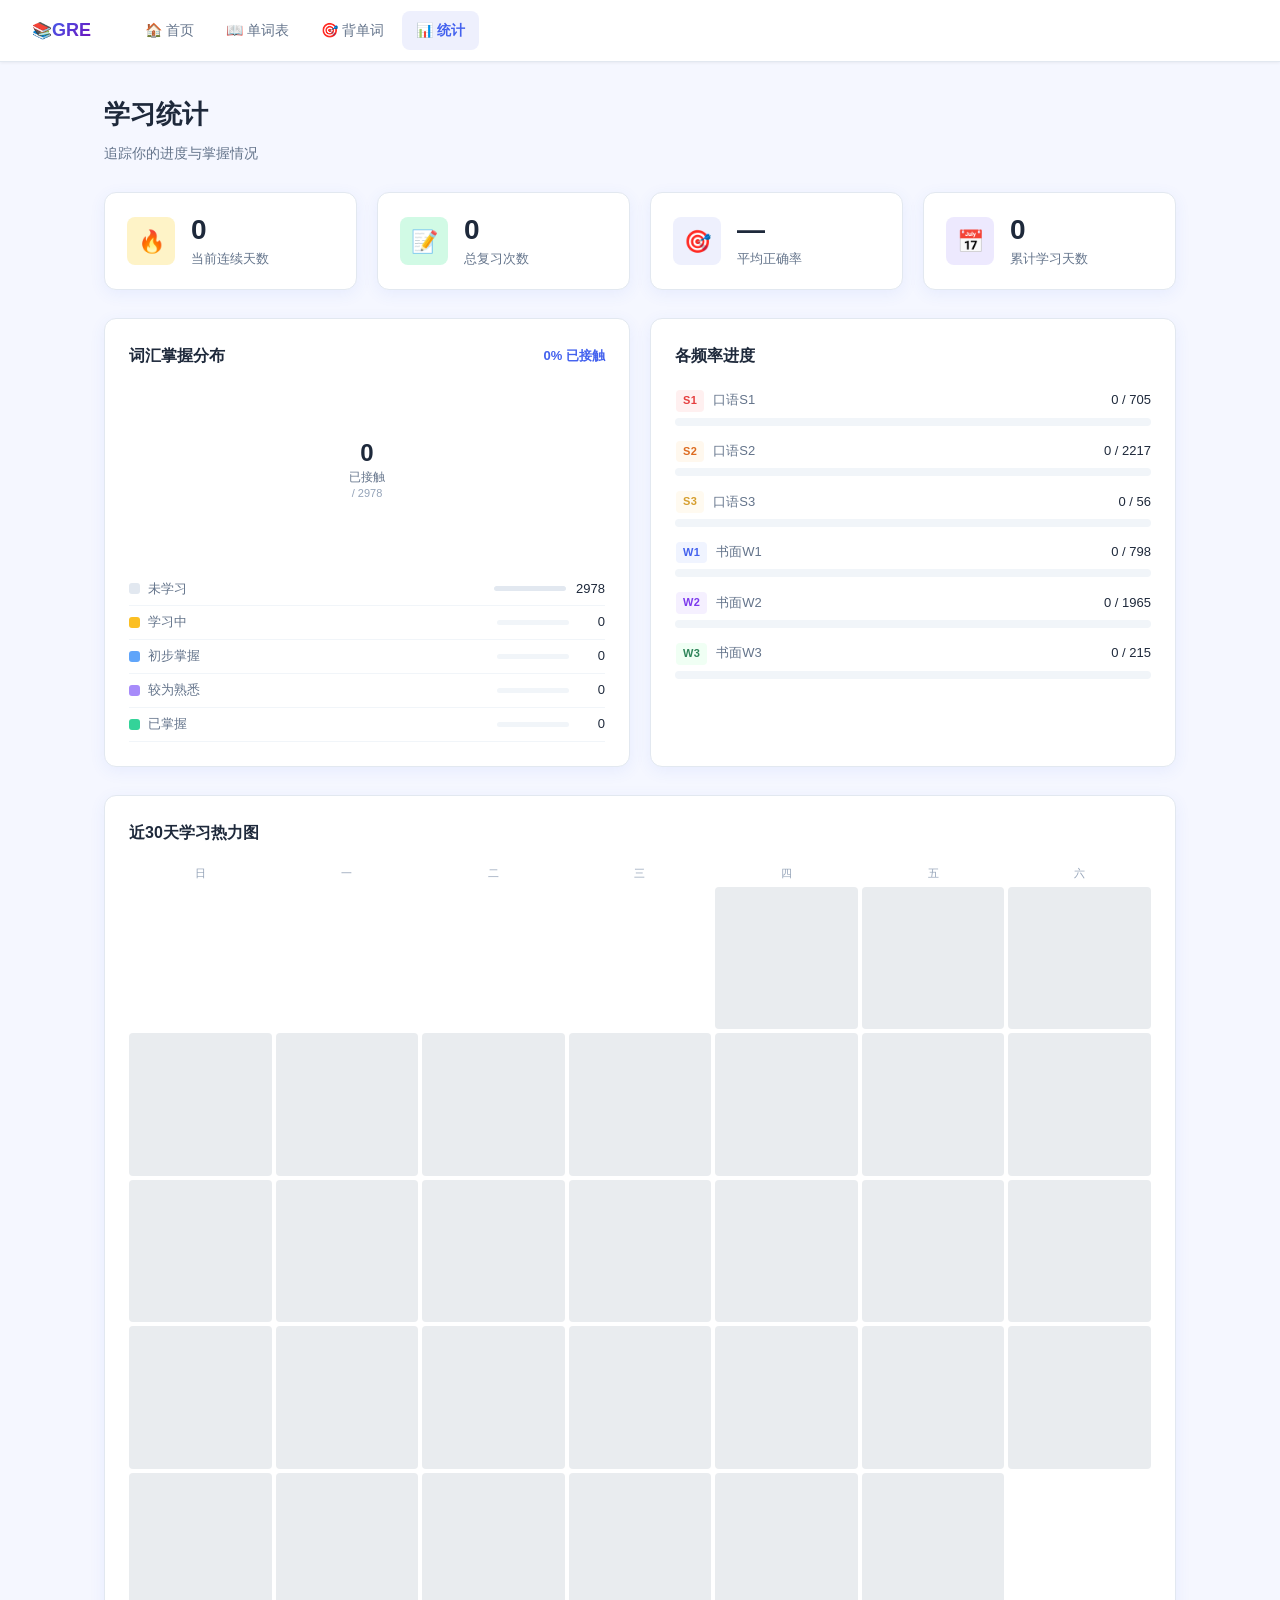
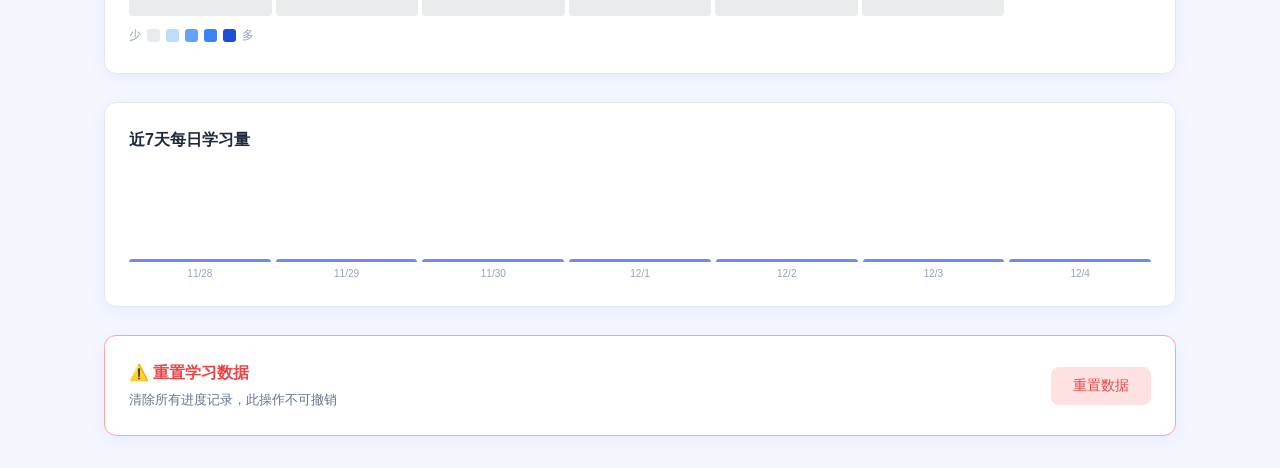
<file: stats.html>
<!DOCTYPE html>
<html lang="zh-CN">
<head>
  <meta charset="UTF-8">
  <meta name="viewport" content="width=device-width, initial-scale=1.0">
  <title>学习统计 · GRE</title>
  <link rel="stylesheet" href="style.css">
  <style>
    /* 热力图 */
    .heatmap {
      display: grid;
      grid-template-columns: repeat(7, 1fr);
      gap: 4px;
    }
    .hm-cell {
      aspect-ratio: 1;
      border-radius: 4px;
      position: relative;
      cursor: default;
      transition: transform .15s;
    }
    .hm-cell:hover { transform:scale(1.2); z-index:2; }
    .hm-cell[title]:hover::after {
      content: attr(title);
      position:absolute; bottom:calc(100% + 6px); left:50%;
      transform:translateX(-50%);
      background:var(--text); color:#fff;
      padding:4px 10px; border-radius:6px; font-size:12px;
      white-space:nowrap; z-index:100; pointer-events:none;
    }

    /* 柱状图 */
    .bar-chart { display:flex; align-items:flex-end; gap:5px; height:110px; }
    .bc-col    { flex:1; display:flex; flex-direction:column; align-items:center; justify-content:flex-end; }
    .bc-bar    { width:100%; min-height:3px; background:var(--primary); border-radius:4px 4px 0 0; opacity:.75; transition:height .4s ease; }
    .bc-bar:hover { opacity:1; }
    .bc-val    { font-size:10px; color:var(--text-muted); margin-bottom:3px; }
    .bc-label  { font-size:10px; color:var(--text-muted); margin-top:4px; white-space:nowrap; }

    /* 频率进度 */
    .fp-row { margin-bottom:14px; }
    .fp-top { display:flex; justify-content:space-between; align-items:center; margin-bottom:5px; font-size:13px; }
  </style>
</head>
<body>

<nav class="navbar">📚
  <a href="index.html" class="nav-brand">GRE</a>
  <ul class="nav-menu">
    <li><a href="index.html">🏠 首页</a></li>
    <li><a href="wordlist.html">📖 单词表</a></li>
    <li><a href="study.html">🎯 背单词</a></li>
    <li><a href="stats.html">📊 统计</a></li>
  </ul>
</nav>

<div class="container">
  <div class="page-header">
    <h1 class="page-title">学习统计</h1>
    <p class="page-subtitle">追踪你的进度与掌握情况</p>
  </div>

  <!-- 顶部数字 -->
  <div class="grid grid-4" style="margin-bottom:28px;">
    <div class="stat-card">
      <div class="stat-icon" style="background:var(--warning-light);">🔥</div>
      <div><div class="stat-value" id="st-streak">0</div><div class="stat-label">当前连续天数</div></div>
    </div>
    <div class="stat-card">
      <div class="stat-icon" style="background:var(--success-light);">📝</div>
      <div><div class="stat-value" id="st-reviews">0</div><div class="stat-label">总复习次数</div></div>
    </div>
    <div class="stat-card">
      <div class="stat-icon" style="background:var(--primary-light);">🎯</div>
      <div><div class="stat-value" id="st-acc">0%</div><div class="stat-label">平均正确率</div></div>
    </div>
    <div class="stat-card">
      <div class="stat-icon" style="background:var(--purple-light);">📅</div>
      <div><div class="stat-value" id="st-days">0</div><div class="stat-label">累计学习天数</div></div>
    </div>
  </div>

  <div class="grid grid-2" style="margin-bottom:28px;">

    <!-- 掌握情况 -->
    <div class="card">
      <div class="card-header">
        <span class="card-title">词汇掌握分布</span>
        <span id="prog-pct" style="font-size:13px;color:var(--primary);font-weight:600;"></span>
      </div>

      <!-- SVG 环形图 -->
      <div style="text-align:center;margin-bottom:16px;">
        <svg id="donut-svg" width="160" height="160" viewBox="0 0 160 160"></svg>
      </div>

      <div id="mastery-legend"></div>
    </div>

    <!-- 频率分布 -->
    <div class="card">
      <div class="card-header"><span class="card-title">各频率进度</span></div>
      <div id="freq-bars"></div>
    </div>

  </div>

  <!-- 热力图 -->
  <div class="card" style="margin-bottom:28px;">
    <div class="card-header"><span class="card-title">近30天学习热力图</span></div>
    <div style="overflow-x:auto;padding-bottom:4px;">
      <div style="min-width:360px;">
        <div id="hm-days" style="display:grid;grid-template-columns:repeat(7,1fr);gap:4px;margin-bottom:4px;"></div>
        <div class="heatmap" id="heatmap"></div>
        <div style="display:flex;align-items:center;gap:6px;margin-top:10px;font-size:12px;color:var(--text-muted);">
          少
          <div style="width:13px;height:13px;border-radius:3px;background:#e9ecef;"></div>
          <div style="width:13px;height:13px;border-radius:3px;background:#bfdbfe;"></div>
          <div style="width:13px;height:13px;border-radius:3px;background:#60a5fa;"></div>
          <div style="width:13px;height:13px;border-radius:3px;background:#3b82f6;"></div>
          <div style="width:13px;height:13px;border-radius:3px;background:#1d4ed8;"></div>
          多
        </div>
      </div>
    </div>
  </div>

  <!-- 近7天柱状图 -->
  <div class="card" style="margin-bottom:28px;">
    <div class="card-header"><span class="card-title">近7天每日学习量</span></div>
    <div class="bar-chart" id="bar-chart"></div>
  </div>

  <!-- 危险区 -->
  <div class="card" style="border-color:#fca5a5;">
    <div style="display:flex;align-items:center;justify-content:space-between;flex-wrap:wrap;gap:12px;">
      <div>
        <div style="font-weight:600;color:var(--danger);margin-bottom:4px;">⚠️ 重置学习数据</div>
        <div style="font-size:13px;color:var(--text-secondary);">清除所有进度记录，此操作不可撤销</div>
      </div>
      <button class="btn" style="background:var(--danger-light);color:var(--danger);" onclick="resetAll()">重置数据</button>
    </div>
  </div>

</div>

<div id="toast-container" class="toast-container"></div>
<script src="words.js"></script>
<script src="utils.js"></script>
<script>
function renderAll() {
  const stats  = Progress.getStats(WORD_LIST);
  const streak = Streak.get();
  const hist   = History.getAll();
  const prg    = Progress.getAll();

  // 顶部数字
  document.getElementById('st-streak').textContent = streak.count;
  document.getElementById('st-days').textContent   = hist.length;

  const totalRev = Object.values(prg).reduce((s,c) => s+(c.totalReviews||0), 0);
  const totalOk  = Object.values(prg).reduce((s,c) => s+(c.correctReviews||0), 0);
  document.getElementById('st-reviews').textContent = totalRev;
  document.getElementById('st-acc').textContent = totalRev ? Math.round(totalOk/totalRev*100)+'%' : '—';

  const pct = stats.total ? Math.round(stats.studied/stats.total*100) : 0;
  document.getElementById('prog-pct').textContent = pct + '% 已接触';

  // 环形图
  drawDonut(stats);

  // 频率进度
  drawFreqBars(prg);

  // 热力图
  drawHeatmap();

  // 柱状图
  drawBarChart();
}

function drawDonut(stats) {
  const levels = [
    { label:'未学习',   n:stats.new,      c:'#e2e8f0' },
    { label:'学习中',   n:stats.learning, c:'#fbbf24' },
    { label:'初步掌握', n:stats.young,    c:'#60a5fa' },
    { label:'较为熟悉', n:stats.mature,   c:'#a78bfa' },
    { label:'已掌握',   n:stats.master,   c:'#34d399' }
  ];
  const cx=80,cy=80,R=66,r=44, total=stats.total||1;
  let ang = -Math.PI/2;
  let paths = '';

  levels.forEach(lv => {
    if (!lv.n) return;
    const da  = lv.n/total * Math.PI*2;
    const ea  = ang+da;
    const la  = da>Math.PI?1:0;
    const x1=cx+R*Math.cos(ang), y1=cy+R*Math.sin(ang);
    const x2=cx+R*Math.cos(ea),  y2=cy+R*Math.sin(ea);
    const ix1=cx+r*Math.cos(ea), iy1=cy+r*Math.sin(ea);
    const ix2=cx+r*Math.cos(ang),iy2=cy+r*Math.sin(ang);
    paths += `<path d="M${x1} ${y1} A${R} ${R} 0 ${la} 1 ${x2} ${y2} L${ix1} ${iy1} A${r} ${r} 0 ${la} 0 ${ix2} ${iy2}Z" fill="${lv.c}" opacity=".9"/>`;
    ang = ea;
  });

  document.getElementById('donut-svg').innerHTML = `
    ${paths}
    <circle cx="${cx}" cy="${cy}" r="${r-5}" fill="white"/>
    <text x="${cx}" y="${cy-8}"  text-anchor="middle" font-size="24" font-weight="700" fill="#1e293b">${stats.studied}</text>
    <text x="${cx}" y="${cy+12}" text-anchor="middle" font-size="12" fill="#64748b">已接触</text>
    <text x="${cx}" y="${cy+28}" text-anchor="middle" font-size="11" fill="#94a3b8">/ ${stats.total}</text>
  `;

  document.getElementById('mastery-legend').innerHTML = levels.map(lv => {
    const w = stats.total ? Math.round(lv.n/stats.total*100) : 0;
    return `
      <div style="display:flex;align-items:center;justify-content:space-between;padding:6px 0;border-bottom:1px solid var(--border-light);">
        <div style="display:flex;align-items:center;gap:8px;">
          <div style="width:11px;height:11px;border-radius:3px;background:${lv.c};"></div>
          <span style="font-size:13px;color:var(--text-secondary);">${lv.label}</span>
        </div>
        <div style="display:flex;align-items:center;gap:10px;">
          <div style="width:72px;height:5px;background:var(--border-light);border-radius:100px;overflow:hidden;">
            <div style="height:100%;width:${w}%;background:${lv.c};border-radius:100px;"></div>
          </div>
          <span style="font-size:13px;font-weight:500;min-width:26px;text-align:right;">${lv.n}</span>
        </div>
      </div>`;
  }).join('');
}

function drawFreqBars(prg) {
  const groups = [
    { key:'S1', label:'口语S1', c:'#ef4444' },
    { key:'S2', label:'口语S2', c:'#f97316' },
    { key:'S3', label:'口语S3', c:'#eab308' },
    { key:'W1', label:'书面W1', c:'#4361ee' },
    { key:'W2', label:'书面W2', c:'#8b5cf6' },
    { key:'W3', label:'书面W3', c:'#10b981' }
  ];
  let html = '';
  groups.forEach(g => {
    const ws = WORD_LIST.filter(w => w.frequency.includes(g.key));
    if (!ws.length) return;
    const done = ws.filter(w => prg[w.id]?.totalReviews > 0).length;
    const pct  = Math.round(done/ws.length*100);
    html += `
      <div class="fp-row">
        <div class="fp-top">
          <div style="display:flex;align-items:center;gap:8px;">
            <span class="freq-tag freq-${g.key.toLowerCase()}">${g.key}</span>
            <span style="color:var(--text-secondary);">${g.label}</span>
          </div>
          <span style="font-weight:500;">${done} / ${ws.length}</span>
        </div>
        <div class="progress">
          <div class="progress-bar" style="width:${pct}%;background:${g.c};"></div>
        </div>
      </div>`;
  });
  document.getElementById('freq-bars').innerHTML = html || '<p style="color:var(--text-muted);font-size:13px;">暂无词频数据</p>';
}

function drawHeatmap() {
  const data = History.getLast(30);
  const days = ['日','一','二','三','四','五','六'];
  document.getElementById('hm-days').innerHTML =
    days.map(d=>`<div style="text-align:center;font-size:11px;color:var(--text-muted);">${d}</div>`).join('');

  const maxN  = Math.max(...data.map(d=>d.wordsStudied), 1);
  const first = new Date(data[0].date);
  const dow   = first.getDay();
  const colors= ['#e9ecef','#bfdbfe','#93c5fd','#3b82f6','#1d4ed8'];
  let html = '';
  for (let i=0;i<dow;i++) html += '<div></div>';
  data.forEach(d => {
    const lv = d.wordsStudied===0 ? 0 : Math.min(4, Math.ceil(d.wordsStudied/maxN*4));
    html += `<div class="hm-cell" style="background:${colors[lv]};" title="${d.date.slice(5)}: ${d.wordsStudied}词"></div>`;
  });
  document.getElementById('heatmap').innerHTML = html;
}

function drawBarChart() {
  const data = History.getLast(7);
  const maxN = Math.max(...data.map(d=>d.wordsStudied), 1);
  document.getElementById('bar-chart').innerHTML = data.map(d => {
    const h  = d.wordsStudied ? Math.max(6, Math.round(d.wordsStudied/maxN*100)) : 2;
    const dt = new Date(d.date);
    const lb = (dt.getMonth()+1)+'/'+ dt.getDate();
    return `
      <div class="bc-col" title="${d.date}: ${d.wordsStudied}词">
        <div class="bc-val">${d.wordsStudied||''}</div>
        <div class="bc-bar" style="height:${h}%;"></div>
        <div class="bc-label">${lb}</div>
      </div>`;
  }).join('');
}

function resetAll() {
  if (!confirm('确认清除所有学习数据？此操作不可撤销！')) return;
  [STORAGE_KEYS.PROGRESS, STORAGE_KEYS.HISTORY, STORAGE_KEYS.STREAK].forEach(k => Storage.remove(k));
  UI.toast('学习数据已重置', 'success');
  renderAll();
}

renderAll();
</script>
</body>
</html>
</file>
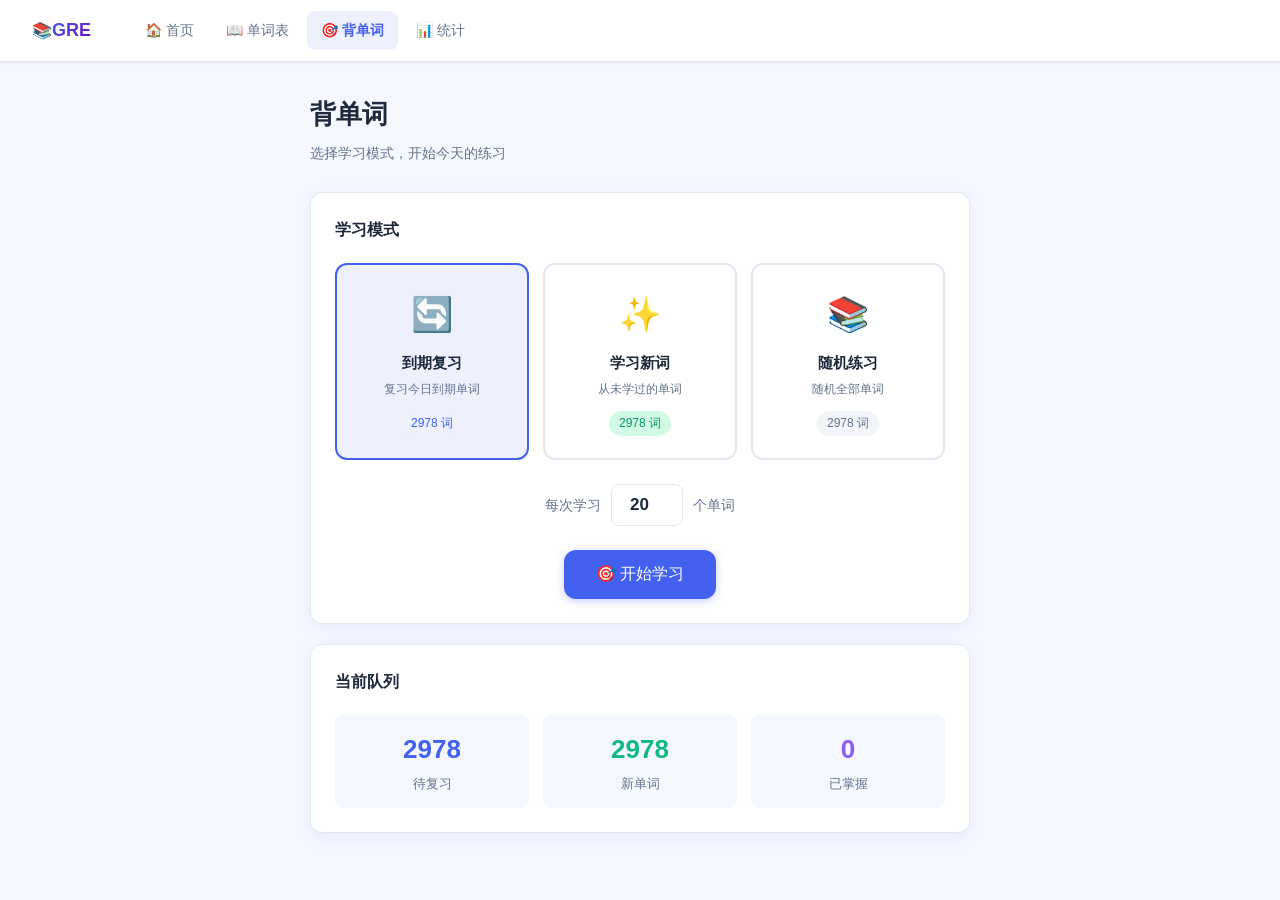
<file: study.html>
<!DOCTYPE html>
<html lang="zh-CN">
<head>
  <meta charset="UTF-8">
  <meta name="viewport" content="width=device-width, initial-scale=1.0">
  <title>背单词 · GRE</title>
  <link rel="stylesheet" href="style.css">
  <style>
    .study-wrap { max-width:660px; margin:0 auto; }

    /* 模式选择 */
    .mode-grid { display:grid; grid-template-columns:repeat(3,1fr); gap:14px; margin-bottom:24px; }
    .mode-card {
      padding:22px 14px; border-radius:var(--radius); border:2px solid var(--border);
      cursor:pointer; text-align:center; background:#fff; transition:var(--transition);
    }
    .mode-card:hover,.mode-card.sel { border-color:var(--primary); background:var(--primary-light); }
    .mode-card .mi { font-size:34px; margin-bottom:10px; }
    .mode-card .mt { font-size:15px; font-weight:600; margin-bottom:5px; }
    .mode-card .md { font-size:12px; color:var(--text-secondary); }

    .batch-row { display:flex; align-items:center; gap:10px; justify-content:center; margin-bottom:24px; font-size:14px; color:var(--text-secondary); }
    .batch-row input { width:72px; text-align:center; font-size:17px; font-weight:700; }

    /* 进度条 */
    .s-progress { display:flex; align-items:center; gap:14px; margin-bottom:18px; }
    .s-pbar     { flex:1; height:8px; background:var(--border-light); border-radius:100px; overflow:hidden; }
    .s-pfill    { height:100%; background:linear-gradient(90deg,var(--primary),var(--purple)); border-radius:100px; transition:width .4s ease; }
    .s-ptext    { font-size:13px; color:var(--text-secondary); white-space:nowrap; }

    /* 得分栏 */
    .score-bar { display:flex; justify-content:center; gap:22px; font-size:13px; margin-bottom:18px; }

    /* 卡片翻转 */
    .card-wrap {
      perspective:1200px; height:330px;
      cursor:pointer; margin-bottom:24px;
    }
    .flash-card {
      position:relative; width:100%; height:100%;
      transform-style:preserve-3d;
      transition:transform .5s cubic-bezier(.4,.2,.2,1);
    }
    .flash-card.flipped { transform:rotateY(180deg); }
    .card-face {
      position:absolute; width:100%; height:100%;
      backface-visibility:hidden; -webkit-backface-visibility:hidden;
      border-radius:var(--radius-lg); padding:32px;
      display:flex; flex-direction:column; align-items:center; justify-content:center;
      box-shadow:var(--shadow-lg); border:1px solid var(--border);
    }
    .card-front { background:#fff; }
    .card-back  { background:linear-gradient(135deg,#f8f9ff,#eef0fd); transform:rotateY(180deg); }

    .c-word  { font-size:46px; font-weight:800; text-align:center; margin-bottom:10px; }
    .c-phon  { font-size:18px; color:var(--text-secondary); margin-bottom:16px; }
    .c-hint  { font-size:13px; color:var(--text-muted); text-align:center; margin-top:10px; }

    .cb-word { font-size:26px; font-weight:700; text-align:center; margin-bottom:2px; }
    .cb-phon { font-size:15px; color:var(--text-secondary); text-align:center; margin-bottom:12px; }
    .cb-pos  { text-align:center; margin-bottom:14px; }
    .cb-def  { font-size:14px; line-height:1.6; padding:10px 14px; background:#fff; border-radius:var(--radius-sm); margin-bottom:8px; }
    .cb-ex   { font-size:13px; color:var(--text-secondary); font-style:italic; padding:8px 14px; background:rgba(255,255,255,.7); border-radius:var(--radius-sm); border-left:3px solid var(--primary); margin-bottom:8px; }
    .cb-syn  { font-size:12px; color:var(--text-muted); text-align:center; }
    .cb-body { width:100%; max-height:210px; overflow-y:auto; }

    /* 评分按钮 */
    .rating-grid { display:grid; grid-template-columns:repeat(4,1fr); gap:10px; margin-bottom:14px; }
    .r-btn {
      padding:14px 8px; border:none; border-radius:var(--radius);
      cursor:pointer; font-size:13px; font-weight:600;
      transition:var(--transition); text-align:center;
    }
    .r-btn:hover { transform:translateY(-2px); box-shadow:var(--shadow); }
    .r-btn .rl { display:block; font-size:14px; margin-bottom:2px; }
    .r-btn .ri { display:block; font-size:11px; opacity:.8; }
    .r-again { background:#fee2e2; color:#dc2626; }
    .r-hard  { background:#fef3c7; color:#d97706; }
    .r-good  { background:var(--success-light); color:#059669; }
    .r-easy  { background:var(--purple-light);  color:#7c3aed; }

    .key-hints { display:flex; justify-content:center; gap:14px; flex-wrap:wrap; }
    .kh { font-size:12px; color:var(--text-muted); display:flex; align-items:center; gap:5px; }
    .kb { padding:2px 7px; border:1px solid var(--border); border-radius:4px; font-size:11px; font-family:monospace; background:#fff; }

    /* 完成画面 */
    .done-wrap { text-align:center; padding:40px 20px; }
    .done-icon  { font-size:68px; margin-bottom:14px; }
    .done-title { font-size:26px; font-weight:700; margin-bottom:6px; }
    .done-sub   { font-size:15px; color:var(--text-secondary); margin-bottom:28px; }
    .done-stats { display:grid; grid-template-columns:repeat(3,1fr); gap:14px; margin-bottom:28px; }
    .ds { padding:16px; background:var(--bg); border-radius:var(--radius-sm); text-align:center; }
    .ds .dv { font-size:28px; font-weight:700; color:var(--primary); }
    .ds .dl { font-size:13px; color:var(--text-secondary); margin-top:4px; }
  </style>
</head>
<body>

<nav class="navbar">📚
  <a href="index.html" class="nav-brand">GRE</a>
  <ul class="nav-menu">
    <li><a href="index.html">🏠 首页</a></li>
    <li><a href="wordlist.html">📖 单词表</a></li>
    <li><a href="study.html">🎯 背单词</a></li>
    <li><a href="stats.html">📊 统计</a></li>
  </ul>
</nav>

<div class="container">
<div class="study-wrap">

  <!-- ① 模式选择 -->
  <div id="screen-mode">
    <div class="page-header">
      <h1 class="page-title">背单词</h1>
      <p class="page-subtitle">选择学习模式，开始今天的练习</p>
    </div>

    <div class="card" style="margin-bottom:20px;">
      <div class="card-header"><span class="card-title">学习模式</span></div>
      <div class="mode-grid">
        <div class="mode-card sel" data-mode="due" onclick="selMode('due',this)">
          <div class="mi">🔄</div>
          <div class="mt">到期复习</div>
          <div class="md">复习今日到期单词</div>
          <div style="margin-top:10px;" id="badge-due"></div>
        </div>
        <div class="mode-card" data-mode="new" onclick="selMode('new',this)">
          <div class="mi">✨</div>
          <div class="mt">学习新词</div>
          <div class="md">从未学过的单词</div>
          <div style="margin-top:10px;" id="badge-new"></div>
        </div>
        <div class="mode-card" data-mode="all" onclick="selMode('all',this)">
          <div class="mi">📚</div>
          <div class="mt">随机练习</div>
          <div class="md">随机全部单词</div>
          <div style="margin-top:10px;" id="badge-all"></div>
        </div>
      </div>

      <div class="batch-row">
        <span>每次学习</span>
        <input type="number" class="input" id="batch-n" value="20" min="5" max="100">
        <span>个单词</span>
      </div>

      <div style="text-align:center;">
        <button class="btn btn-primary btn-lg" onclick="startStudy()">🎯 开始学习</button>
      </div>
    </div>

    <div class="card">
      <div class="card-header"><span class="card-title">当前队列</span></div>
      <div id="queue-info"></div>
    </div>
  </div>

  <!-- ② 学习中 -->
  <div id="screen-study" style="display:none;">
    <div class="s-progress">
      <button class="btn btn-ghost btn-sm" onclick="exitStudy()">← 退出</button>
      <div class="s-pbar"><div class="s-pfill" id="spfill" style="width:0%"></div></div>
      <span class="s-ptext" id="sptext">0/0</span>
    </div>

    <div class="score-bar">
      <span style="color:#dc2626;">❌ <span id="cnt-again">0</span></span>
      <span style="color:#d97706;">😓 <span id="cnt-hard">0</span></span>
      <span style="color:#059669;">✅ <span id="cnt-good">0</span></span>
      <span style="color:#7c3aed;">⚡ <span id="cnt-easy">0</span></span>
    </div>

    <!-- 卡片 -->
    <div class="card-wrap" id="card-wrap" onclick="flip()">
      <div class="flash-card" id="flash-card">
        <!-- 正面 -->
        <div class="card-face card-front">
          <div style="position:absolute;top:18px;right:18px;" id="front-tags"></div>
          <div class="c-word"  id="c-word">word</div>
          <div class="c-phon"  id="c-phon">/phonetic/</div>
          <div class="c-hint">点击卡片 / 按空格键 查看释义</div>
        </div>
        <!-- 背面 -->
        <div class="card-face card-back">
          <div class="cb-body" id="cb-body"></div>
        </div>
      </div>
    </div>

    <!-- 评分 -->
    <div id="rating-area" style="display:none;">
      <p style="text-align:center;font-size:13px;color:var(--text-secondary);margin-bottom:14px;">记住这个单词了吗？</p>
      <div class="rating-grid">
        <button class="r-btn r-again" onclick="rate(0)"><span class="rl">❌ 不会</span><span class="ri" id="iv-0">重学</span></button>
        <button class="r-btn r-hard"  onclick="rate(1)"><span class="rl">😓 较难</span><span class="ri" id="iv-1">明天</span></button>
        <button class="r-btn r-good"  onclick="rate(2)"><span class="rl">✅ 记得</span><span class="ri" id="iv-2">4天后</span></button>
        <button class="r-btn r-easy"  onclick="rate(3)"><span class="rl">⚡ 很熟</span><span class="ri" id="iv-3">7天后</span></button>
      </div>
      <div class="key-hints">
        <span class="kh"><span class="kb">1</span>不会</span>
        <span class="kh"><span class="kb">2</span>较难</span>
        <span class="kh"><span class="kb">3</span>记得</span>
        <span class="kh"><span class="kb">4</span>很熟</span>
        <span class="kh"><span class="kb">Space</span>翻转</span>
      </div>
    </div>
    <div id="flip-hint" style="text-align:center;color:var(--text-muted);font-size:13px;margin-top:6px;">按空格键或点击卡片翻转</div>
  </div>

  <!-- ③ 完成 -->
  <div id="screen-done" style="display:none;">
    <div class="card">
      <div class="done-wrap">
        <div class="done-icon" id="d-icon">🎉</div>
        <div class="done-title" id="d-title">本轮完成！</div>
        <div class="done-sub"   id="d-sub">继续加油！</div>
        <div class="done-stats">
          <div class="ds"><div class="dv" id="d-total">0</div><div class="dl">学习单词</div></div>
          <div class="ds"><div class="dv" id="d-ok" style="color:var(--success);">0</div><div class="dl">记住了</div></div>
          <div class="ds"><div class="dv" id="d-acc">0%</div><div class="dl">正确率</div></div>
        </div>
        <div style="display:flex;gap:12px;justify-content:center;flex-wrap:wrap;">
          <button class="btn btn-primary" onclick="startStudy()">🔄 再来一轮</button>
          <a href="stats.html" class="btn btn-outline">📊 查看统计</a>
          <a href="index.html" class="btn btn-ghost">🏠 首页</a>
        </div>
      </div>
    </div>
  </div>

</div>
</div>

<div id="toast-container" class="toast-container"></div>
<script src="words.js"></script>
<script src="utils.js"></script>
<script>
let mode  = 'due';
let queue = [], idx = 0, flipped = false;
let sc = { again:0, hard:0, good:0, easy:0 };

/* — 模式选择 — */
function selMode(m, el) {
  mode = m;
  document.querySelectorAll('.mode-card').forEach(c => c.classList.remove('sel'));
  el.classList.add('sel');
}

function initMode() {
  const stats = Progress.getStats(WORD_LIST);
  document.getElementById('badge-due').innerHTML = `<span class="badge badge-primary">${stats.due} 词</span>`;
  document.getElementById('badge-new').innerHTML = `<span class="badge badge-success">${stats.new} 词</span>`;
  document.getElementById('badge-all').innerHTML = `<span class="badge badge-gray">${stats.total} 词</span>`;

  document.getElementById('queue-info').innerHTML = `
    <div style="display:grid;grid-template-columns:repeat(3,1fr);gap:14px;">
      <div style="text-align:center;padding:14px;background:var(--bg);border-radius:var(--radius-sm);">
        <div style="font-size:26px;font-weight:700;color:var(--primary);">${stats.due}</div>
        <div style="font-size:13px;color:var(--text-secondary);margin-top:3px;">待复习</div>
      </div>
      <div style="text-align:center;padding:14px;background:var(--bg);border-radius:var(--radius-sm);">
        <div style="font-size:26px;font-weight:700;color:var(--success);">${stats.new}</div>
        <div style="font-size:13px;color:var(--text-secondary);margin-top:3px;">新单词</div>
      </div>
      <div style="text-align:center;padding:14px;background:var(--bg);border-radius:var(--radius-sm);">
        <div style="font-size:26px;font-weight:700;color:var(--purple);">${stats.master}</div>
        <div style="font-size:13px;color:var(--text-secondary);margin-top:3px;">已掌握</div>
      </div>
    </div>`;
}

/* — 开始学习 — */
function startStudy() {
  const n = Math.max(1, parseInt(document.getElementById('batch-n').value) || 20);
  const prg = Progress.getAll();
  let pool;

  if (mode === 'due') {
    pool = WORD_LIST.filter(w => SM2.isDue(prg[w.id]));
    pool.sort((a,b) => {
      const ta = prg[a.id]?.nextReview ?? 0;
      const tb = prg[b.id]?.nextReview ?? 0;
      return ta - tb;
    });
  } else if (mode === 'new') {
    pool = WORD_LIST.filter(w => !prg[w.id]);
  } else {
    pool = [...WORD_LIST].sort(() => Math.random()-.5);
  }

  if (!pool.length) { UI.toast('当前模式没有单词可以学习 😊', 'success'); return; }

  queue = pool.slice(0, n);
  idx = 0;
  sc = { again:0, hard:0, good:0, easy:0 };

  show('study');
  showCard();
}

/* — 展示卡片 — */
function showCard() {
  if (idx >= queue.length) { finishSession(); return; }

  const w = queue[idx];
  flipped = false;
  document.getElementById('flash-card').classList.remove('flipped');

  document.getElementById('c-word').textContent = w.word;
  document.getElementById('c-phon').textContent = '/' + w.phonetic + '/';
  document.getElementById('front-tags').innerHTML = UI.freqTags(w.frequency);

  // 背面内容
  const defs = w.meanings.map((m,i) => `
    <div class="cb-def">${w.meanings.length > 1 ? `<span style="font-size:11px;font-weight:700;color:var(--primary);margin-right:5px;">${i+1}.</span>` : ''}${m.definition}</div>
    <div class="cb-ex">"${m.example}"</div>
  `).join('');

  document.getElementById('cb-body').innerHTML = `
    <div class="cb-word">${w.word}</div>
    <div class="cb-phon">/${w.phonetic}/</div>
    <div class="cb-pos"><span style="padding:3px 12px;background:var(--primary-light);color:var(--primary);border-radius:100px;font-size:12px;font-weight:500;">${UI.posLabel(w.pos)}</span></div>
    ${defs}
    ${w.synonyms?.length ? `<div class="cb-syn">同义词：${w.synonyms.join('、')}</div>` : ''}
  `;

  // 预览间隔
  const card = Progress.getCard(w.id) || SM2.createCard(w.id);
  [0,1,2,3].forEach(q => {
    const nxt = SM2.review(card, q);
    document.getElementById(`iv-${q}`).textContent = UI.intervalLabel(nxt.interval);
  });

  // 隐藏评分，显示翻转提示
  document.getElementById('rating-area').style.display = 'none';
  document.getElementById('flip-hint').style.display = 'block';

  // 进度
  document.getElementById('spfill').style.width = (idx / queue.length * 100) + '%';
  document.getElementById('sptext').textContent = `${idx}/${queue.length}`;
}

/* — 翻转 — */
function flip() {
  if (flipped) return;
  flipped = true;
  document.getElementById('flash-card').classList.add('flipped');
  document.getElementById('rating-area').style.display = 'block';
  document.getElementById('flip-hint').style.display = 'none';
}

/* — 评分 — */
function rate(q) {
  const w    = queue[idx];
  const card = Progress.getCard(w.id) || SM2.createCard(w.id);
  Progress.saveCard(SM2.review(card, q));

  const keys = ['again','hard','good','easy'];
  sc[keys[q]]++;
  document.getElementById('cnt-'+keys[q]).textContent = sc[keys[q]];

  idx++;
  showCard();
}

/* — 完成 — */
function finishSession() {
  const total   = sc.again + sc.hard + sc.good + sc.easy;
  const correct = sc.good + sc.easy;
  const acc     = total ? Math.round(correct / total * 100) : 0;

  History.addSession({ wordsStudied: total, correctCount: correct });
  Streak.update();

  document.getElementById('d-total').textContent = total;
  document.getElementById('d-ok').textContent    = correct;
  document.getElementById('d-acc').textContent   = acc + '%';

  const [icon, title, sub] =
    acc >= 90 ? ['🏆','太棒了！','你的记忆力真令人钦佩！'] :
    acc >= 70 ? ['🎉','干得好！','继续保持，你做得很好！'] :
    acc >= 50 ? ['💪','加油！','多次复习就能越来越熟练！'] :
               ['📖','继续努力！','重复是记忆之母，坚持下去！'];

  document.getElementById('d-icon').textContent  = icon;
  document.getElementById('d-title').textContent = title;
  document.getElementById('d-sub').textContent   = sub;

  show('done');
}

function exitStudy() {
  if (sc.again + sc.hard + sc.good + sc.easy > 0) {
    const total = sc.again + sc.hard + sc.good + sc.easy;
    History.addSession({ wordsStudied: total, correctCount: sc.good + sc.easy });
  }
  show('mode');
  initMode();
}

function show(s) {
  ['mode','study','done'].forEach(n =>
    document.getElementById('screen-'+n).style.display = n===s ? 'block' : 'none'
  );
}

/* — 键盘快捷键 — */
document.addEventListener('keydown', e => {
  if (document.getElementById('screen-study').style.display === 'none') return;
  if (e.code === 'Space') { e.preventDefault(); if (!flipped) flip(); }
  if (flipped) {
    if (e.code==='Digit1') rate(0);
    if (e.code==='Digit2') rate(1);
    if (e.code==='Digit3') rate(2);
    if (e.code==='Digit4') rate(3);
  }
});

/* — 初始化 — */
const urlMode = new URLSearchParams(location.search).get('mode');
const wordParam = new URLSearchParams(location.search).get('word');
if (urlMode) {
  mode = urlMode;
  document.querySelectorAll('.mode-card').forEach(c => {
    c.classList.toggle('sel', c.dataset.mode === urlMode);
  });
}
initMode();
if (wordParam) {
  // 单个单词练习
  const target = WORD_LIST.find(w => w.id === +wordParam);
  if (target) {
    queue = [target]; idx = 0; sc = {again:0,hard:0,good:0,easy:0};
    show('study'); showCard();
  }
}
</script>
</body>
</html>
</file>
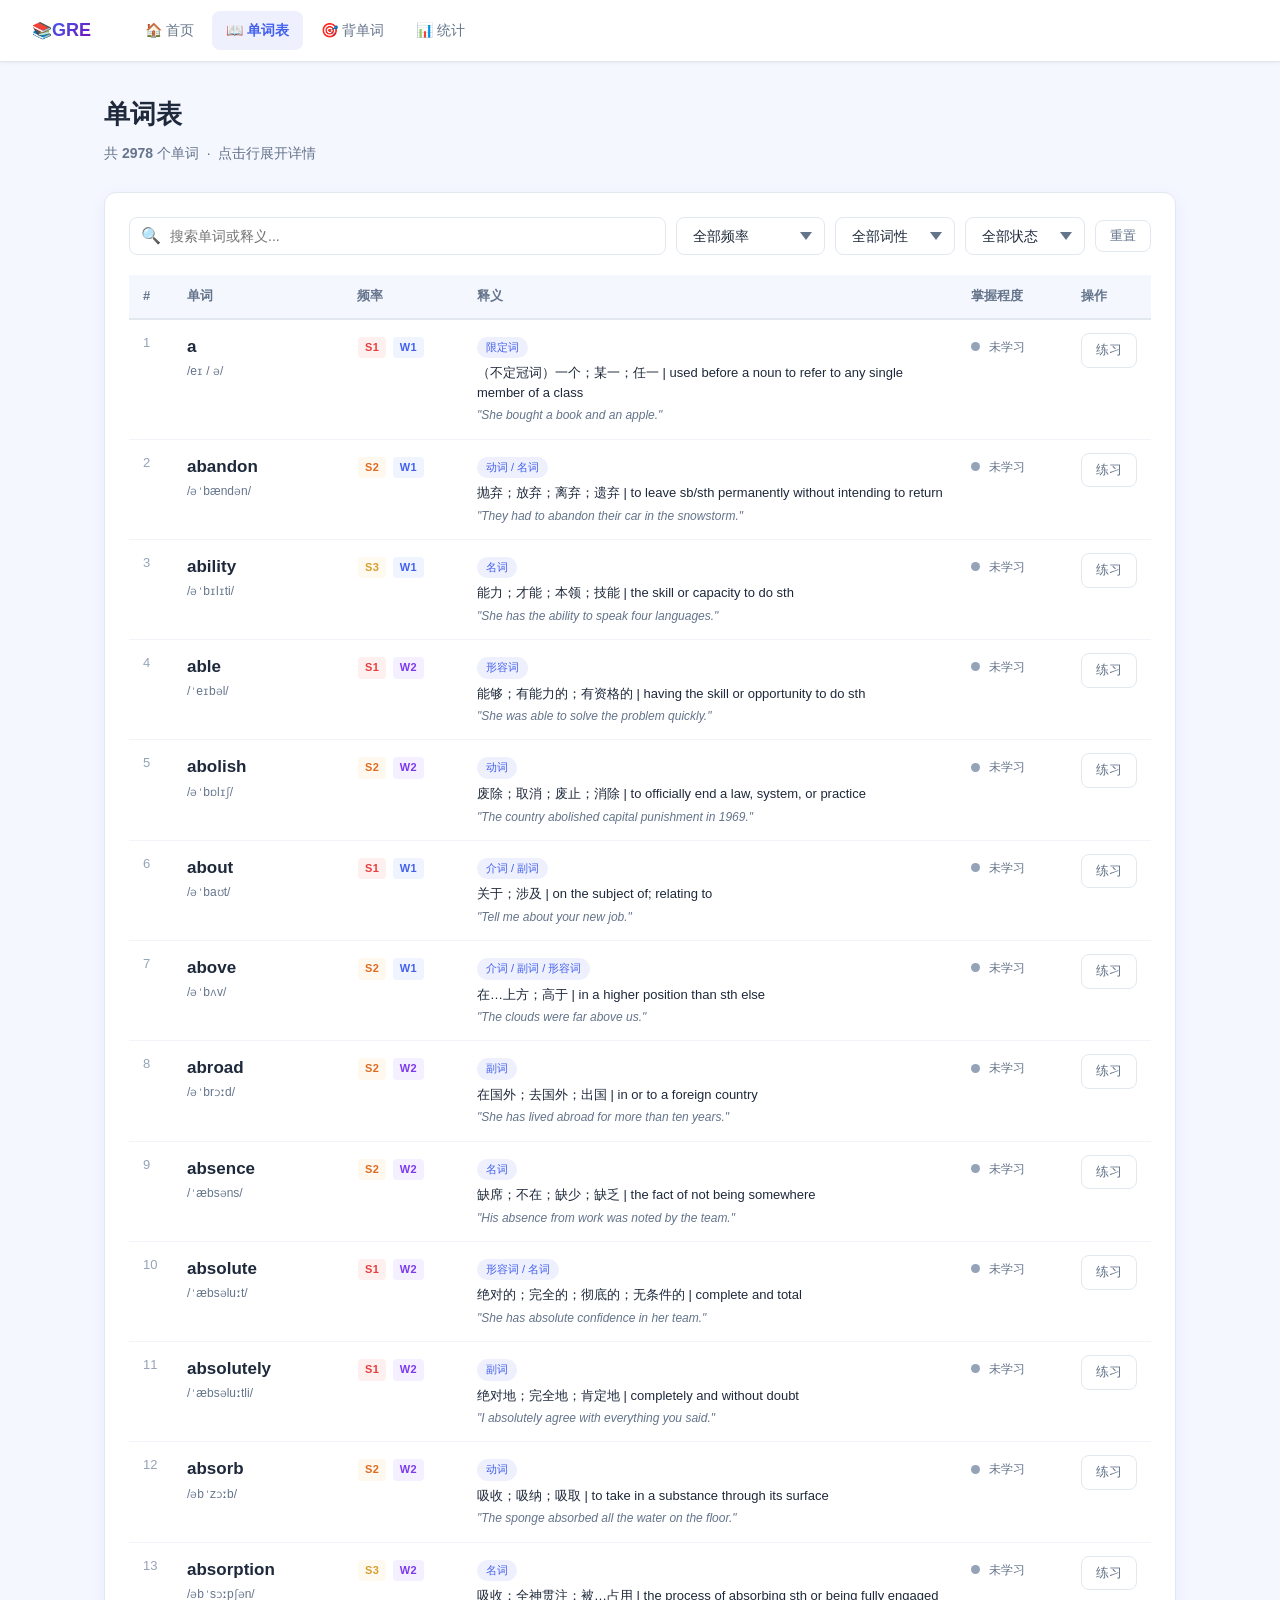
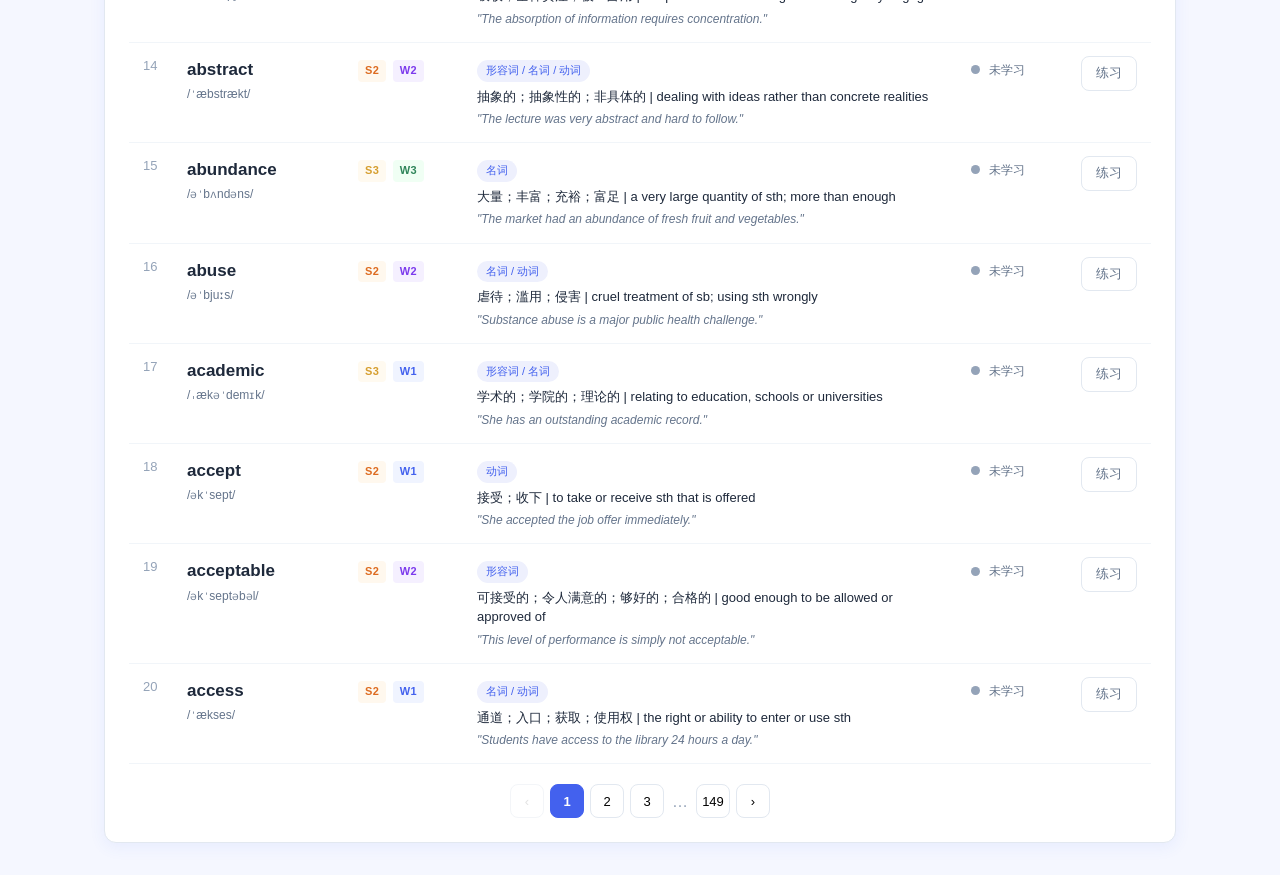
<file: wordlist.html>
<!DOCTYPE html>
<html lang="zh-CN">
<head>
  <meta charset="UTF-8">
  <meta name="viewport" content="width=device-width, initial-scale=1.0">
  <title>单词表 · GRE</title>
  <link rel="stylesheet" href="style.css">
  <style>
    .filters { display:flex; gap:10px; margin-bottom:20px; flex-wrap:wrap; align-items:center; }
    .filters .input-group { flex:1; min-width:180px; }
    .filters select { width:auto; min-width:120px; }

    .word-table { width:100%; border-collapse:collapse; }
    .word-table th {
      text-align:left; padding:11px 14px;
      font-size:13px; font-weight:600; color:var(--text-secondary);
      background:var(--bg); border-bottom:2px solid var(--border);
    }
    .word-table td { padding:13px 14px; border-bottom:1px solid var(--border-light); vertical-align:top; }
    .word-table tbody tr:hover td { background:#fafbff; cursor:pointer; }

    .wt-word    { font-size:17px; font-weight:700; }
    .wt-phon    { font-size:12px; color:var(--text-secondary); margin-top:2px; }
    .wt-def     { font-size:13px; line-height:1.5; }
    .wt-example { font-size:12px; color:var(--text-secondary); font-style:italic; margin-top:4px; }
    .wt-pos     { display:inline-block; padding:2px 9px; border-radius:100px; font-size:11px; font-weight:500; background:var(--primary-light); color:var(--primary); margin-bottom:5px; }

    .expand-panel td {
      background: #f8faff !important;
      border-bottom: 2px solid var(--border) !important;
    }

    .pagination { display:flex; justify-content:center; align-items:center; gap:6px; margin-top:20px; flex-wrap:wrap; }
    .pg-btn {
      width:34px; height:34px; display:flex; align-items:center; justify-content:center;
      border-radius:var(--radius-sm); border:1.5px solid var(--border); background:#fff;
      cursor:pointer; font-size:13px; transition:var(--transition);
    }
    .pg-btn:hover, .pg-btn.active { background:var(--primary); color:#fff; border-color:var(--primary); }
    .pg-btn.active { font-weight:700; }
    .pg-btn:disabled { opacity:.4; cursor:not-allowed; }

    .syn-tag { display:inline-block; padding:2px 8px; background:var(--primary-light); color:var(--primary); border-radius:100px; font-size:11px; margin:2px; }

    .mastery-dot { width:9px; height:9px; border-radius:50%; display:inline-block; vertical-align:middle; margin-right:5px; }
  </style>
</head>
<body>

<nav class="navbar">📚
  <a href="index.html" class="nav-brand">GRE</a>
  <ul class="nav-menu">
    <li><a href="index.html">🏠 首页</a></li>
    <li><a href="wordlist.html">📖 单词表</a></li>
    <li><a href="study.html">🎯 背单词</a></li>
    <li><a href="stats.html">📊 统计</a></li>
  </ul>
</nav>

<div class="container">
  <div class="page-header">
    <h1 class="page-title">单词表</h1>
    <p class="page-subtitle">共 <strong id="count-text">-</strong> 个单词 &nbsp;·&nbsp; 点击行展开详情</p>
  </div>

  <div class="card">
    <!-- 筛选栏 -->
    <div class="filters">
      <div class="input-group">
        <span class="input-icon">🔍</span>
        <input type="text" class="input" id="q-search" placeholder="搜索单词或释义...">
      </div>
      <select class="input" id="q-freq">
        <option value="">全部频率</option>
        <option value="S1">S1 口语最高频</option>
        <option value="S2">S2 口语次高频</option>
        <option value="S3">S3 口语常用</option>
        <option value="W1">W1 书面最高频</option>
        <option value="W2">W2 书面次高频</option>
        <option value="W3">W3 书面常用</option>
      </select>
      <select class="input" id="q-pos">
        <option value="">全部词性</option>
        <option value="n">名词</option>
        <option value="v">动词</option>
        <option value="adj">形容词</option>
        <option value="adv">副词</option>
        <option value="prep">介词</option>
        <option value="conj">连词</option>
        <option value="modal">情态动词</option>
      </select>
      <select class="input" id="q-status">
        <option value="">全部状态</option>
        <option value="0">未学习</option>
        <option value="1">学习中</option>
        <option value="2">初步掌握</option>
        <option value="3">较为熟悉</option>
        <option value="4">已掌握</option>
      </select>
      <button class="btn btn-outline btn-sm" id="btn-reset">重置</button>
    </div>

    <!-- 表格 -->
    <div style="overflow-x:auto;">
      <table class="word-table">
        <thead>
          <tr>
            <th style="width:44px;">#</th>
            <th style="width:170px;">单词</th>
            <th style="width:120px;">频率</th>
            <th>释义</th>
            <th style="width:110px;">掌握程度</th>
            <th style="width:80px;">操作</th>
          </tr>
        </thead>
        <tbody id="tbody"></tbody>
      </table>
    </div>
    <div class="pagination" id="pager"></div>
  </div>
</div>

<div id="toast-container" class="toast-container"></div>
<script src="words.js"></script>
<script src="utils.js"></script>
<script>
const PAGE = 20;
let page = 1, expandId = null, filtered = [];

function applyFilter() {
  const q   = document.getElementById('q-search').value.toLowerCase();
  const fr  = document.getElementById('q-freq').value;
  const pos = document.getElementById('q-pos').value;
  const st  = document.getElementById('q-status').value;
  const prg = Progress.getAll();

  filtered = WORD_LIST.filter(w => {
    if (q && !w.word.toLowerCase().includes(q) &&
        !w.meanings.some(m => m.definition.toLowerCase().includes(q))) return false;
    if (fr  && !w.frequency.includes(fr))   return false;
    if (pos && !w.pos.toLowerCase().includes(pos)) return false;
    if (st  !== '' && SM2.getMasteryLevel(prg[w.id]) !== +st) return false;
    return true;
  });

  page = 1; expandId = null; render();
}

function render() {
  document.getElementById('count-text').textContent = filtered.length;
  const total = Math.ceil(filtered.length / PAGE);
  if (page > total && total > 0) page = total;

  const slice = filtered.slice((page-1)*PAGE, page*PAGE);
  const prg   = Progress.getAll();
  let html    = '';

  slice.forEach((w, i) => {
    const card  = prg[w.id];
    const lv    = SM2.getMasteryLevel(card);
    const color = SM2.getMasteryColor(lv);
    const label = SM2.getMasteryLabel(lv);
    const next  = card ? UI.fmtNextReview(card.nextReview) : '—';
    const isExp = expandId === w.id;

    html += `
      <tr onclick="toggle(${w.id})" data-id="${w.id}">
        <td style="color:var(--text-muted);font-size:13px;">${(page-1)*PAGE+i+1}</td>
        <td>
          <div class="wt-word">${w.word}</div>
          <div class="wt-phon">/${w.phonetic}/</div>
        </td>
        <td>${UI.freqTags(w.frequency)}</td>
        <td>
          <span class="wt-pos">${UI.posLabel(w.pos)}</span>
          <div class="wt-def">${w.meanings[0].definition}</div>
          <div class="wt-example">"${w.meanings[0].example}"</div>
        </td>
        <td>
          <span class="mastery-dot" style="background:${color};"></span>
          <span style="font-size:12px;color:var(--text-secondary);">${label}</span>
          <div style="font-size:11px;color:var(--text-muted);margin-top:3px;">${card ? '下次: '+next : ''}</div>
        </td>
        <td>
          <a href="study.html?word=${w.id}" class="btn btn-sm btn-outline" onclick="event.stopPropagation()">练习</a>
        </td>
      </tr>`;

    if (isExp) {
      html += `
        <tr class="expand-panel">
          <td colspan="6">
            <div style="padding:6px 4px;">
              <div style="font-size:22px;font-weight:700;margin-bottom:4px;">
                ${w.word}
                <span style="font-size:16px;font-weight:400;color:var(--text-secondary);margin-left:10px;">/${w.phonetic}/</span>
              </div>
              <div style="margin-bottom:14px;">${UI.freqTags(w.frequency)}<span class="wt-pos" style="margin-left:6px;">${UI.posLabel(w.pos)}</span></div>
              ${w.meanings.map((m,mi)=>`
                <div style="margin-bottom:12px;">
                  <div style="font-size:12px;font-weight:600;color:var(--text-muted);margin-bottom:4px;">释义${w.meanings.length>1?' '+(mi+1):''}：</div>
                  <div style="font-size:15px;margin-bottom:6px;">${m.definition}</div>
                  <div style="font-size:13px;color:var(--text-secondary);font-style:italic;padding:8px 12px;background:var(--bg);border-radius:6px;border-left:3px solid var(--primary);">"${m.example}"</div>
                </div>`).join('')}
              ${w.synonyms?.length ? `<div style="margin-top:8px;font-size:13px;color:var(--text-secondary);">同义词：${w.synonyms.map(s=>`<span class="syn-tag">${s}</span>`).join('')}</div>` : ''}
              ${card ? `<div style="margin-top:12px;font-size:12px;color:var(--text-muted);background:var(--bg);padding:8px 12px;border-radius:var(--radius-sm);">📊 已复习 ${card.totalReviews} 次 | 正确 ${card.correctReviews} 次 | 正确率 ${card.totalReviews?Math.round(card.correctReviews/card.totalReviews*100):0}%</div>` : ''}
            </div>
          </td>
        </tr>`;
    }
  });

  if (!html) html = `<tr><td colspan="6" style="text-align:center;padding:48px;color:var(--text-muted);">未找到符合条件的单词</td></tr>`;
  document.getElementById('tbody').innerHTML = html;
  renderPager(total);
}

function toggle(id) { expandId = (expandId === id) ? null : id; render(); }

function renderPager(total) {
  if (total <= 1) { document.getElementById('pager').innerHTML = ''; return; }
  let h = `<button class="pg-btn" onclick="go(${page-1})" ${page===1?'disabled':''}>‹</button>`;
  for (let i=1; i<=total; i++) {
    if (i===1||i===total||Math.abs(i-page)<=2)
      h += `<button class="pg-btn ${i===page?'active':''}" onclick="go(${i})">${i}</button>`;
    else if (Math.abs(i-page)===3)
      h += `<span style="color:var(--text-muted);padding:0 2px;">…</span>`;
  }
  h += `<button class="pg-btn" onclick="go(${page+1})" ${page===total?'disabled':''}>›</button>`;
  document.getElementById('pager').innerHTML = h;
}

function go(p) { page = p; expandId = null; render(); scrollTo({top:0,behavior:'smooth'}); }

['q-search','q-freq','q-pos','q-status'].forEach(id =>
  document.getElementById(id).addEventListener('input', applyFilter)
);
document.getElementById('btn-reset').addEventListener('click', () => {
  ['q-search','q-freq','q-pos','q-status'].forEach(id => {
    const el = document.getElementById(id);
    el.tagName === 'INPUT' ? (el.value='') : (el.value='');
  });
  applyFilter();
});

applyFilter();
</script>
</body>
</html>
</file>
<file: style.css>
/* ================================================
   LC3000 - 全局样式
   ================================================ */

:root {
  --primary:        #4361ee;
  --primary-hover:  #3451d1;
  --primary-light:  #eef0fd;
  --secondary:      #7209b7;
  --success:        #10b981;
  --success-light:  #d1fae5;
  --warning:        #f59e0b;
  --warning-light:  #fef3c7;
  --danger:         #ef4444;
  --danger-light:   #fee2e2;
  --purple:         #8b5cf6;
  --purple-light:   #ede9fe;

  --bg:             #f5f7ff;
  --card-bg:        #ffffff;
  --text:           #1e293b;
  --text-secondary: #64748b;
  --text-muted:     #94a3b8;
  --border:         #e2e8f0;
  --border-light:   #f1f5f9;

  --shadow-sm:  0 1px 3px rgba(0,0,0,.06);
  --shadow:     0 4px 16px rgba(67,97,238,.08);
  --shadow-lg:  0 10px 40px rgba(67,97,238,.13);

  --radius-sm:  8px;
  --radius:     12px;
  --radius-lg:  16px;
  --transition: all .2s ease;
}

*, *::before, *::after { margin:0; padding:0; box-sizing:border-box; }

body {
  font-family: -apple-system, BlinkMacSystemFont, 'Segoe UI', Roboto,
               'Helvetica Neue', 'PingFang SC', sans-serif;
  background: var(--bg);
  color: var(--text);
  line-height: 1.6;
  min-height: 100vh;
}

/* ===== Navbar ===== */
.navbar {
  background: #fff;
  border-bottom: 1px solid var(--border);
  padding: 0 32px;
  display: flex;
  align-items: center;
  height: 62px;
  position: sticky;
  top: 0;
  z-index: 1000;
  box-shadow: var(--shadow-sm);
}
.nav-brand {
  display: flex;
  align-items: center;
  gap: 8px;
  text-decoration: none;
  margin-right: 40px;
  font-size: 18px;
  font-weight: 800;
  background: linear-gradient(135deg, var(--primary), var(--secondary));
  -webkit-background-clip: text;
  -webkit-text-fill-color: transparent;
  background-clip: text;
  white-space: nowrap;
}
.nav-menu { display:flex; gap:4px; list-style:none; flex:1; }
.nav-menu a {
  display: flex;
  align-items: center;
  gap: 6px;
  text-decoration: none;
  color: var(--text-secondary);
  padding: 8px 14px;
  border-radius: var(--radius-sm);
  font-size: 14px;
  font-weight: 500;
  transition: var(--transition);
}
.nav-menu a:hover   { color:var(--primary); background:var(--primary-light); }
.nav-menu a.active  { color:var(--primary); background:var(--primary-light); font-weight:600; }

/* ===== Container ===== */
.container { max-width:1120px; margin:0 auto; padding:32px 24px; }

/* ===== Page Header ===== */
.page-header { margin-bottom:28px; }
.page-title  { font-size:26px; font-weight:700; margin-bottom:6px; }
.page-subtitle { font-size:14px; color:var(--text-secondary); }

/* ===== Card ===== */
.card {
  background: var(--card-bg);
  border-radius: var(--radius);
  padding: 24px;
  box-shadow: var(--shadow);
  border: 1px solid var(--border);
}
.card-header {
  display: flex;
  align-items: center;
  justify-content: space-between;
  margin-bottom: 20px;
}
.card-title { font-size:16px; font-weight:600; }

/* ===== Stat Card ===== */
.stat-card {
  background: var(--card-bg);
  border-radius: var(--radius);
  padding: 20px 22px;
  box-shadow: var(--shadow);
  border: 1px solid var(--border);
  display: flex;
  align-items: center;
  gap: 16px;
}
.stat-icon {
  width: 48px; height: 48px;
  border-radius: var(--radius-sm);
  display: flex; align-items: center; justify-content: center;
  font-size: 22px; flex-shrink: 0;
}
.stat-value { font-size:28px; font-weight:700; line-height:1.2; }
.stat-label { font-size:13px; color:var(--text-secondary); margin-top:2px; }

/* ===== Grid ===== */
.grid   { display:grid; gap:20px; }
.grid-2 { grid-template-columns:repeat(2,1fr); }
.grid-3 { grid-template-columns:repeat(3,1fr); }
.grid-4 { grid-template-columns:repeat(4,1fr); }

@media(max-width:900px){ .grid-4{grid-template-columns:repeat(2,1fr);} .grid-3{grid-template-columns:repeat(2,1fr);} }
@media(max-width:600px){
  .grid-2,.grid-3,.grid-4{grid-template-columns:1fr;}
  .navbar{padding:0 16px;} .container{padding:20px 16px;}
}

/* ===== Buttons ===== */
.btn {
  display: inline-flex;
  align-items: center;
  justify-content: center;
  gap: 7px;
  padding: 10px 22px;
  border-radius: var(--radius-sm);
  border: none;
  font-size: 14px;
  font-weight: 500;
  cursor: pointer;
  transition: var(--transition);
  text-decoration: none;
  white-space: nowrap;
}
.btn:disabled { opacity:.5; cursor:not-allowed; pointer-events:none; }
.btn-lg { padding:14px 32px; font-size:16px; border-radius:var(--radius); }
.btn-sm { padding:6px 14px; font-size:13px; }

.btn-primary { background:var(--primary); color:#fff; box-shadow:0 2px 8px rgba(67,97,238,.3); }
.btn-primary:hover { background:var(--primary-hover); transform:translateY(-1px); box-shadow:0 4px 12px rgba(67,97,238,.4); }

.btn-success { background:var(--success); color:#fff; box-shadow:0 2px 8px rgba(16,185,129,.3); }
.btn-success:hover { background:#059669; transform:translateY(-1px); }

.btn-warning { background:var(--warning); color:#fff; box-shadow:0 2px 8px rgba(245,158,11,.3); }
.btn-warning:hover { background:#d97706; transform:translateY(-1px); }

.btn-danger { background:var(--danger); color:#fff; }
.btn-danger:hover { background:#dc2626; transform:translateY(-1px); }

.btn-outline { background:transparent; border:1.5px solid var(--border); color:var(--text-secondary); }
.btn-outline:hover { border-color:var(--primary); color:var(--primary); background:var(--primary-light); }

.btn-ghost { background:transparent; color:var(--text-secondary); }
.btn-ghost:hover { background:var(--border-light); color:var(--text); }

/* ===== Progress Bar ===== */
.progress { width:100%; height:8px; background:var(--border-light); border-radius:100px; overflow:hidden; }
.progress-bar { height:100%; border-radius:100px; background:linear-gradient(90deg,var(--primary),var(--purple)); transition:width .5s ease; }

/* ===== Badge ===== */
.badge { display:inline-flex; align-items:center; padding:3px 10px; border-radius:100px; font-size:12px; font-weight:500; }
.badge-primary { background:var(--primary-light); color:var(--primary); }
.badge-success { background:var(--success-light); color:#059669; }
.badge-warning { background:var(--warning-light); color:#d97706; }
.badge-danger  { background:var(--danger-light);  color:#dc2626; }
.badge-gray    { background:var(--border-light);   color:var(--text-secondary); }
.badge-purple  { background:var(--purple-light);   color:#7c3aed; }

/* ===== Frequency Tags ===== */
.freq-tag { display:inline-flex; align-items:center; padding:2px 7px; border-radius:4px; font-size:11px; font-weight:600; letter-spacing:.4px; margin:1px; }
.freq-s1 { background:#fff0f0; color:#e53e3e; }
.freq-s2 { background:#fff8ee; color:#dd6b20; }
.freq-s3 { background:#fffaf0; color:#d69e2e; }
.freq-w1 { background:#f0f4ff; color:#4361ee; }
.freq-w2 { background:#f5f0ff; color:#7c3aed; }
.freq-w3 { background:#f0fff4; color:#2f855a; }

/* ===== Form Elements ===== */
.input {
  width: 100%;
  padding: 10px 16px;
  border: 1.5px solid var(--border);
  border-radius: var(--radius-sm);
  font-size: 14px;
  color: var(--text);
  background: #fff;
  transition: var(--transition);
  outline: none;
}
.input:focus { border-color:var(--primary); box-shadow:0 0 0 3px rgba(67,97,238,.1); }

.input-group { position:relative; }
.input-group .input-icon { position:absolute; left:12px; top:50%; transform:translateY(-50%); color:var(--text-muted); pointer-events:none; }
.input-group .input { padding-left:40px; }

select.input {
  cursor: pointer;
  appearance: none;
  background-image: url("data:image/svg+xml,%3Csvg xmlns='http://www.w3.org/2000/svg' width='12' height='8' viewBox='0 0 12 8'%3E%3Cpath fill='%2364748b' d='M6 8L0 0h12z'/%3E%3C/svg%3E");
  background-repeat: no-repeat;
  background-position: right 12px center;
  padding-right: 36px;
}

/* ===== Empty State ===== */
.empty-state { text-align:center; padding:56px 24px; color:var(--text-secondary); }
.empty-state .empty-icon  { font-size:48px; margin-bottom:14px; }
.empty-state .empty-title { font-size:18px; font-weight:600; color:var(--text); margin-bottom:8px; }
.empty-state .empty-desc  { font-size:14px; max-width:280px; margin:0 auto 20px; }

/* ===== Toast ===== */
.toast-container { position:fixed; bottom:24px; right:24px; z-index:9999; display:flex; flex-direction:column; gap:8px; }
.toast {
  background: var(--text);
  color: #fff;
  padding: 12px 20px;
  border-radius: var(--radius-sm);
  font-size: 14px;
  box-shadow: var(--shadow-lg);
  animation: slideInRight .3s ease;
  min-width: 200px; max-width: 320px;
}
.toast-success { background:var(--success); }
.toast-error   { background:var(--danger); }
.toast-warning { background:var(--warning); }

@keyframes slideInRight { from{ transform:translateX(110%); opacity:0; } to{ transform:translateX(0); opacity:1; } }
@keyframes fadeOut      { from{ opacity:1; } to{ opacity:0; } }

/* ===== Scrollbar ===== */
::-webkit-scrollbar { width:5px; height:5px; }
::-webkit-scrollbar-track { background:transparent; }
::-webkit-scrollbar-thumb { background:var(--border); border-radius:100px; }
::-webkit-scrollbar-thumb:hover { background:var(--text-muted); }

/* ===== Divider ===== */
hr.divider { border:none; border-top:1px solid var(--border); margin:20px 0; }
</file>
